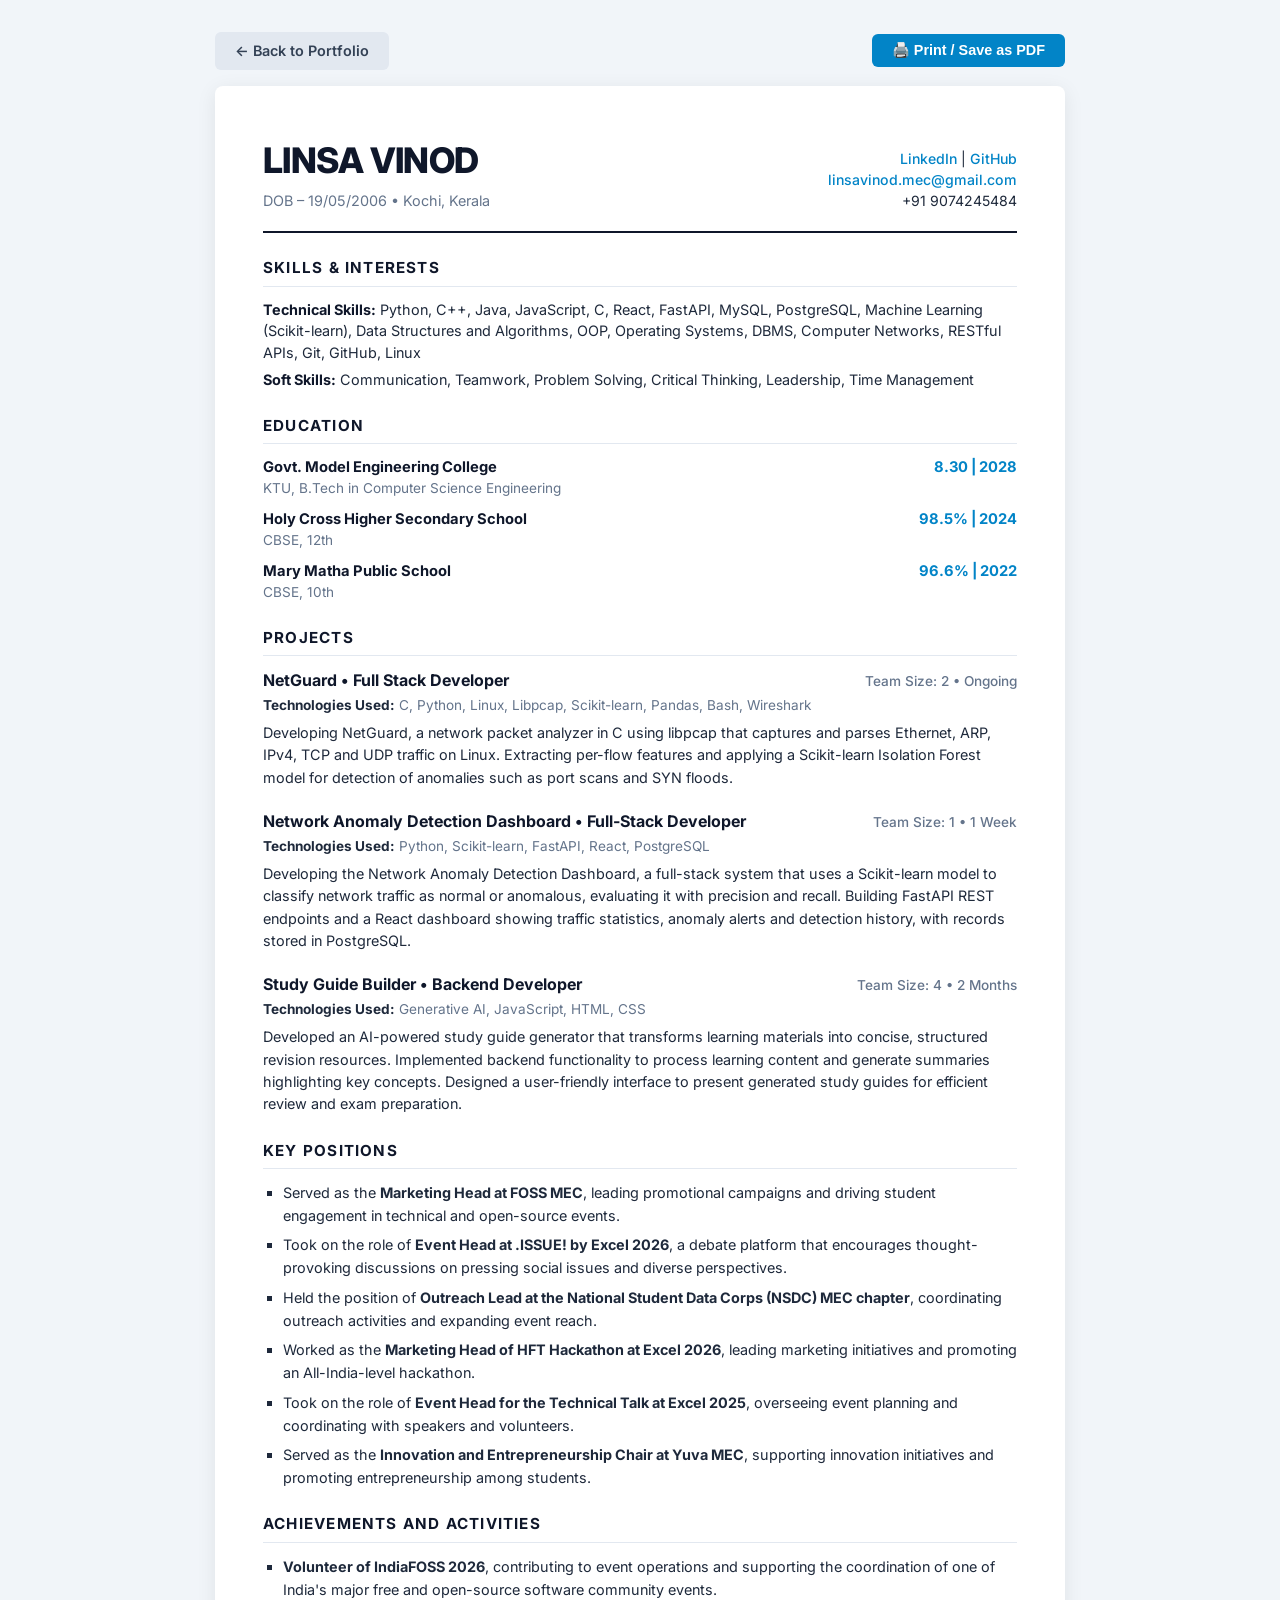
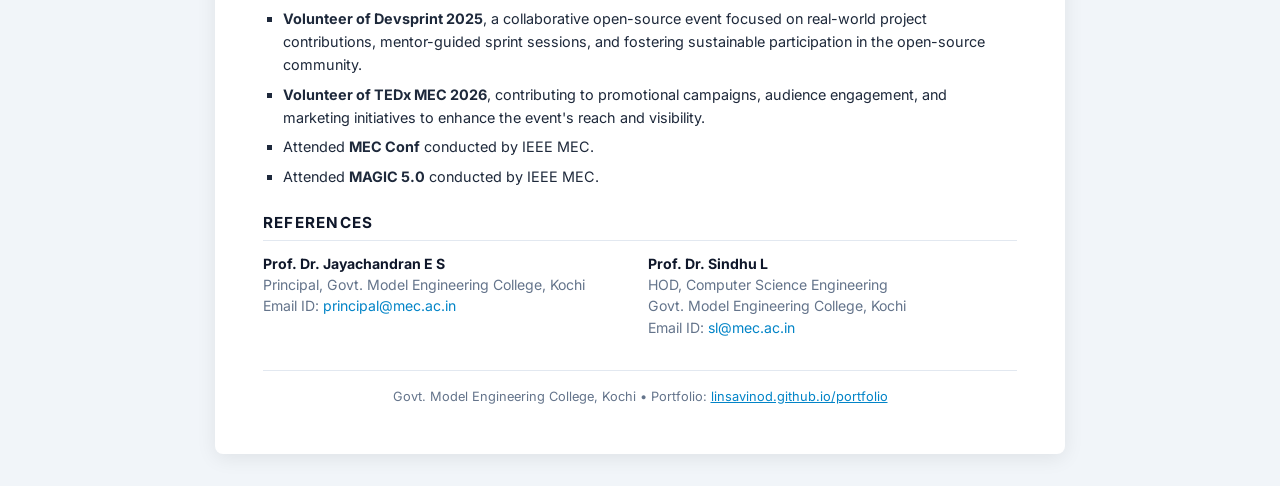
<file: resume.html>
<!DOCTYPE html>
<html lang="en">
<head>
  <meta charset="UTF-8" />
  <meta name="viewport" content="width=device-width, initial-scale=1.0" />
  <title>Linsa Vinod - Curriculum Vitae</title>
  <link rel="preconnect" href="https://fonts.googleapis.com" />
  <link rel="preconnect" href="https://fonts.gstatic.com" crossorigin />
  <link href="https://fonts.googleapis.com/css2?family=Inter:wght@400;500;600;700&family=JetBrains+Mono:wght@400;600&display=swap" rel="stylesheet" />
  <style>
    :root {
      --primary: #0f172a;
      --text: #1e293b;
      --muted: #64748b;
      --accent: #0284c7;
      --border: #e2e8f0;
      --bg: #ffffff;
    }

    * { box-sizing: border-box; margin: 0; padding: 0; }
    body {
      font-family: 'Inter', -apple-system, BlinkMacSystemFont, sans-serif;
      color: var(--text);
      background: #f1f5f9;
      line-height: 1.5;
      padding: 2rem 1rem;
    }

    .resume-wrapper {
      max-width: 850px;
      margin: 0 auto;
      background: var(--bg);
      padding: 3rem;
      border-radius: 8px;
      box-shadow: 0 4px 20px rgba(0, 0, 0, 0.08);
    }

    /* Print Controls */
    .print-controls {
      max-width: 850px;
      margin: 0 auto 1rem;
      display: flex;
      justify-content: space-between;
      align-items: center;
    }
    .btn-action {
      background: var(--accent);
      color: #fff;
      border: none;
      padding: 0.5rem 1.25rem;
      border-radius: 6px;
      font-weight: 600;
      cursor: pointer;
      text-decoration: none;
      font-size: 0.9rem;
      display: inline-flex;
      align-items: center;
      gap: 0.5rem;
    }
    .btn-action.secondary {
      background: #e2e8f0;
      color: #334155;
    }

    /* Header */
    .resume-header {
      border-bottom: 2px solid var(--primary);
      padding-bottom: 1.25rem;
      margin-bottom: 1.5rem;
      display: flex;
      justify-content: space-between;
      align-items: flex-end;
    }
    .header-left h1 {
      font-size: 2.2rem;
      font-weight: 800;
      letter-spacing: -0.02em;
      color: var(--primary);
    }
    .header-left .meta-sub {
      font-size: 0.9rem;
      color: var(--muted);
      margin-top: 0.2rem;
    }
    .header-right {
      text-align: right;
      font-size: 0.88rem;
      color: var(--text);
    }
    .header-right a {
      color: var(--accent);
      text-decoration: none;
      font-weight: 500;
    }
    .header-right a:hover { text-decoration: underline; }

    /* Section */
    .r-section {
      margin-bottom: 1.5rem;
    }
    .r-section-title {
      font-size: 0.95rem;
      font-weight: 700;
      text-transform: uppercase;
      letter-spacing: 0.08em;
      color: var(--primary);
      border-bottom: 1px solid var(--border);
      padding-bottom: 0.35rem;
      margin-bottom: 0.75rem;
    }

    /* Skills */
    .skills-block {
      font-size: 0.9rem;
      display: flex;
      flex-direction: column;
      gap: 0.35rem;
    }
    .skills-block strong { color: var(--primary); }

    /* Education */
    .edu-item {
      display: flex;
      justify-content: space-between;
      margin-bottom: 0.6rem;
      font-size: 0.92rem;
    }
    .edu-inst { font-weight: 700; color: var(--primary); }
    .edu-sub { color: var(--muted); font-size: 0.85rem; }
    .edu-score { font-weight: 700; color: var(--accent); text-align: right; }

    /* Projects */
    .proj-item {
      margin-bottom: 1.25rem;
    }
    .proj-header {
      display: flex;
      justify-content: space-between;
      align-items: baseline;
      margin-bottom: 0.2rem;
    }
    .proj-title {
      font-size: 1rem;
      font-weight: 700;
      color: var(--primary);
    }
    .proj-meta {
      font-size: 0.85rem;
      color: var(--muted);
      font-weight: 500;
    }
    .proj-tech {
      font-size: 0.85rem;
      color: var(--muted);
      margin-bottom: 0.4rem;
    }
    .proj-tech strong { color: var(--text); }
    .proj-desc {
      font-size: 0.9rem;
      color: var(--text);
      line-height: 1.55;
    }

    /* Positions & Achievements */
    .bullet-list {
      list-style-type: square;
      padding-left: 1.25rem;
      font-size: 0.9rem;
      line-height: 1.6;
    }
    .bullet-list li {
      margin-bottom: 0.4rem;
    }

    /* References */
    .ref-list {
      display: grid;
      grid-template-columns: 1fr 1fr;
      gap: 1rem;
      font-size: 0.88rem;
    }
    .ref-item strong { display: block; color: var(--primary); }
    .ref-item span { color: var(--muted); display: block; }
    .ref-item a { color: var(--accent); text-decoration: none; }

    /* Print media */
    @media print {
      body { background: #fff; padding: 0; }
      .print-controls { display: none; }
      .resume-wrapper { box-shadow: none; padding: 0; max-width: 100%; }
    }
  </style>
</head>
<body>
  <div class="print-controls">
    <a href="index.html" class="btn-action secondary">&larr; Back to Portfolio</a>
    <button onclick="window.print()" class="btn-action">🖨️ Print / Save as PDF</button>
  </div>

  <div class="resume-wrapper">
    <!-- Header -->
    <header class="resume-header">
      <div class="header-left">
        <h1>LINSA VINOD</h1>
        <div class="meta-sub">DOB &ndash; 19/05/2006 &bull; Kochi, Kerala</div>
      </div>
      <div class="header-right">
        <div><a href="https://www.linkedin.com/in/linsavinod" target="_blank">LinkedIn</a> | <a href="https://github.com/Linsavinod" target="_blank">GitHub</a></div>
        <div><a href="mailto:linsavinod.mec@gmail.com">linsavinod.mec@gmail.com</a></div>
        <div>+91 9074245484</div>
      </div>
    </header>

    <!-- Skills -->
    <section class="r-section">
      <div class="r-section-title">Skills &amp; Interests</div>
      <div class="skills-block">
        <div><strong>Technical Skills:</strong> Python, C++, Java, JavaScript, C, React, FastAPI, MySQL, PostgreSQL, Machine Learning (Scikit-learn), Data Structures and Algorithms, OOP, Operating Systems, DBMS, Computer Networks, RESTful APIs, Git, GitHub, Linux</div>
        <div><strong>Soft Skills:</strong> Communication, Teamwork, Problem Solving, Critical Thinking, Leadership, Time Management</div>
      </div>
    </section>

    <!-- Education -->
    <section class="r-section">
      <div class="r-section-title">Education</div>
      <div class="edu-item">
        <div>
          <div class="edu-inst">Govt. Model Engineering College</div>
          <div class="edu-sub">KTU, B.Tech in Computer Science Engineering</div>
        </div>
        <div class="edu-score">8.30 | 2028</div>
      </div>
      <div class="edu-item">
        <div>
          <div class="edu-inst">Holy Cross Higher Secondary School</div>
          <div class="edu-sub">CBSE, 12th</div>
        </div>
        <div class="edu-score">98.5% | 2024</div>
      </div>
      <div class="edu-item">
        <div>
          <div class="edu-inst">Mary Matha Public School</div>
          <div class="edu-sub">CBSE, 10th</div>
        </div>
        <div class="edu-score">96.6% | 2022</div>
      </div>
    </section>

    <!-- Projects -->
    <section class="r-section">
      <div class="r-section-title">Projects</div>

      <div class="proj-item">
        <div class="proj-header">
          <div class="proj-title">NetGuard &bull; Full Stack Developer</div>
          <div class="proj-meta">Team Size: 2 &bull; Ongoing</div>
        </div>
        <div class="proj-tech"><strong>Technologies Used:</strong> C, Python, Linux, Libpcap, Scikit-learn, Pandas, Bash, Wireshark</div>
        <p class="proj-desc">Developing NetGuard, a network packet analyzer in C using libpcap that captures and parses Ethernet, ARP, IPv4, TCP and UDP traffic on Linux. Extracting per-flow features and applying a Scikit-learn Isolation Forest model for detection of anomalies such as port scans and SYN floods.</p>
      </div>

      <div class="proj-item">
        <div class="proj-header">
          <div class="proj-title">Network Anomaly Detection Dashboard &bull; Full-Stack Developer</div>
          <div class="proj-meta">Team Size: 1 &bull; 1 Week</div>
        </div>
        <div class="proj-tech"><strong>Technologies Used:</strong> Python, Scikit-learn, FastAPI, React, PostgreSQL</div>
        <p class="proj-desc">Developing the Network Anomaly Detection Dashboard, a full-stack system that uses a Scikit-learn model to classify network traffic as normal or anomalous, evaluating it with precision and recall. Building FastAPI REST endpoints and a React dashboard showing traffic statistics, anomaly alerts and detection history, with records stored in PostgreSQL.</p>
      </div>

      <div class="proj-item">
        <div class="proj-header">
          <div class="proj-title">Study Guide Builder &bull; Backend Developer</div>
          <div class="proj-meta">Team Size: 4 &bull; 2 Months</div>
        </div>
        <div class="proj-tech"><strong>Technologies Used:</strong> Generative AI, JavaScript, HTML, CSS</div>
        <p class="proj-desc">Developed an AI-powered study guide generator that transforms learning materials into concise, structured revision resources. Implemented backend functionality to process learning content and generate summaries highlighting key concepts. Designed a user-friendly interface to present generated study guides for efficient review and exam preparation.</p>
      </div>
    </section>

    <!-- Key Positions -->
    <section class="r-section">
      <div class="r-section-title">Key Positions</div>
      <ul class="bullet-list">
        <li>Served as the <strong>Marketing Head at FOSS MEC</strong>, leading promotional campaigns and driving student engagement in technical and open-source events.</li>
        <li>Took on the role of <strong>Event Head at .ISSUE! by Excel 2026</strong>, a debate platform that encourages thought-provoking discussions on pressing social issues and diverse perspectives.</li>
        <li>Held the position of <strong>Outreach Lead at the National Student Data Corps (NSDC) MEC chapter</strong>, coordinating outreach activities and expanding event reach.</li>
        <li>Worked as the <strong>Marketing Head of HFT Hackathon at Excel 2026</strong>, leading marketing initiatives and promoting an All-India-level hackathon.</li>
        <li>Took on the role of <strong>Event Head for the Technical Talk at Excel 2025</strong>, overseeing event planning and coordinating with speakers and volunteers.</li>
        <li>Served as the <strong>Innovation and Entrepreneurship Chair at Yuva MEC</strong>, supporting innovation initiatives and promoting entrepreneurship among students.</li>
      </ul>
    </section>

    <!-- Achievements and Activities -->
    <section class="r-section">
      <div class="r-section-title">Achievements and Activities</div>
      <ul class="bullet-list">
        <li><strong>Volunteer of IndiaFOSS 2026</strong>, contributing to event operations and supporting the coordination of one of India's major free and open-source software community events.</li>
        <li><strong>Volunteer of Devsprint 2025</strong>, a collaborative open-source event focused on real-world project contributions, mentor-guided sprint sessions, and fostering sustainable participation in the open-source community.</li>
        <li><strong>Volunteer of TEDx MEC 2026</strong>, contributing to promotional campaigns, audience engagement, and marketing initiatives to enhance the event's reach and visibility.</li>
        <li>Attended <strong>MEC Conf</strong> conducted by IEEE MEC.</li>
        <li>Attended <strong>MAGIC 5.0</strong> conducted by IEEE MEC.</li>
      </ul>
    </section>

    <!-- References -->
    <section class="r-section">
      <div class="r-section-title">References</div>
      <div class="ref-list">
        <div class="ref-item">
          <strong>Prof. Dr. Jayachandran E S</strong>
          <span>Principal, Govt. Model Engineering College, Kochi</span>
          <span>Email ID: <a href="mailto:principal@mec.ac.in">principal@mec.ac.in</a></span>
        </div>
        <div class="ref-item">
          <strong>Prof. Dr. Sindhu L</strong>
          <span>HOD, Computer Science Engineering</span>
          <span>Govt. Model Engineering College, Kochi</span>
          <span>Email ID: <a href="mailto:sl@mec.ac.in">sl@mec.ac.in</a></span>
        </div>
      </div>
    </section>

    <footer style="margin-top: 2rem; border-top: 1px solid var(--border); padding-top: 1rem; text-align: center; font-size: 0.8rem; color: var(--muted);">
      Govt. Model Engineering College, Kochi &bull; Portfolio: <a href="https://linsavinod.github.io/portfolio/" target="_blank" style="color:var(--accent);">linsavinod.github.io/portfolio</a>
    </footer>
  </div>
</body>
</html>
</file>
